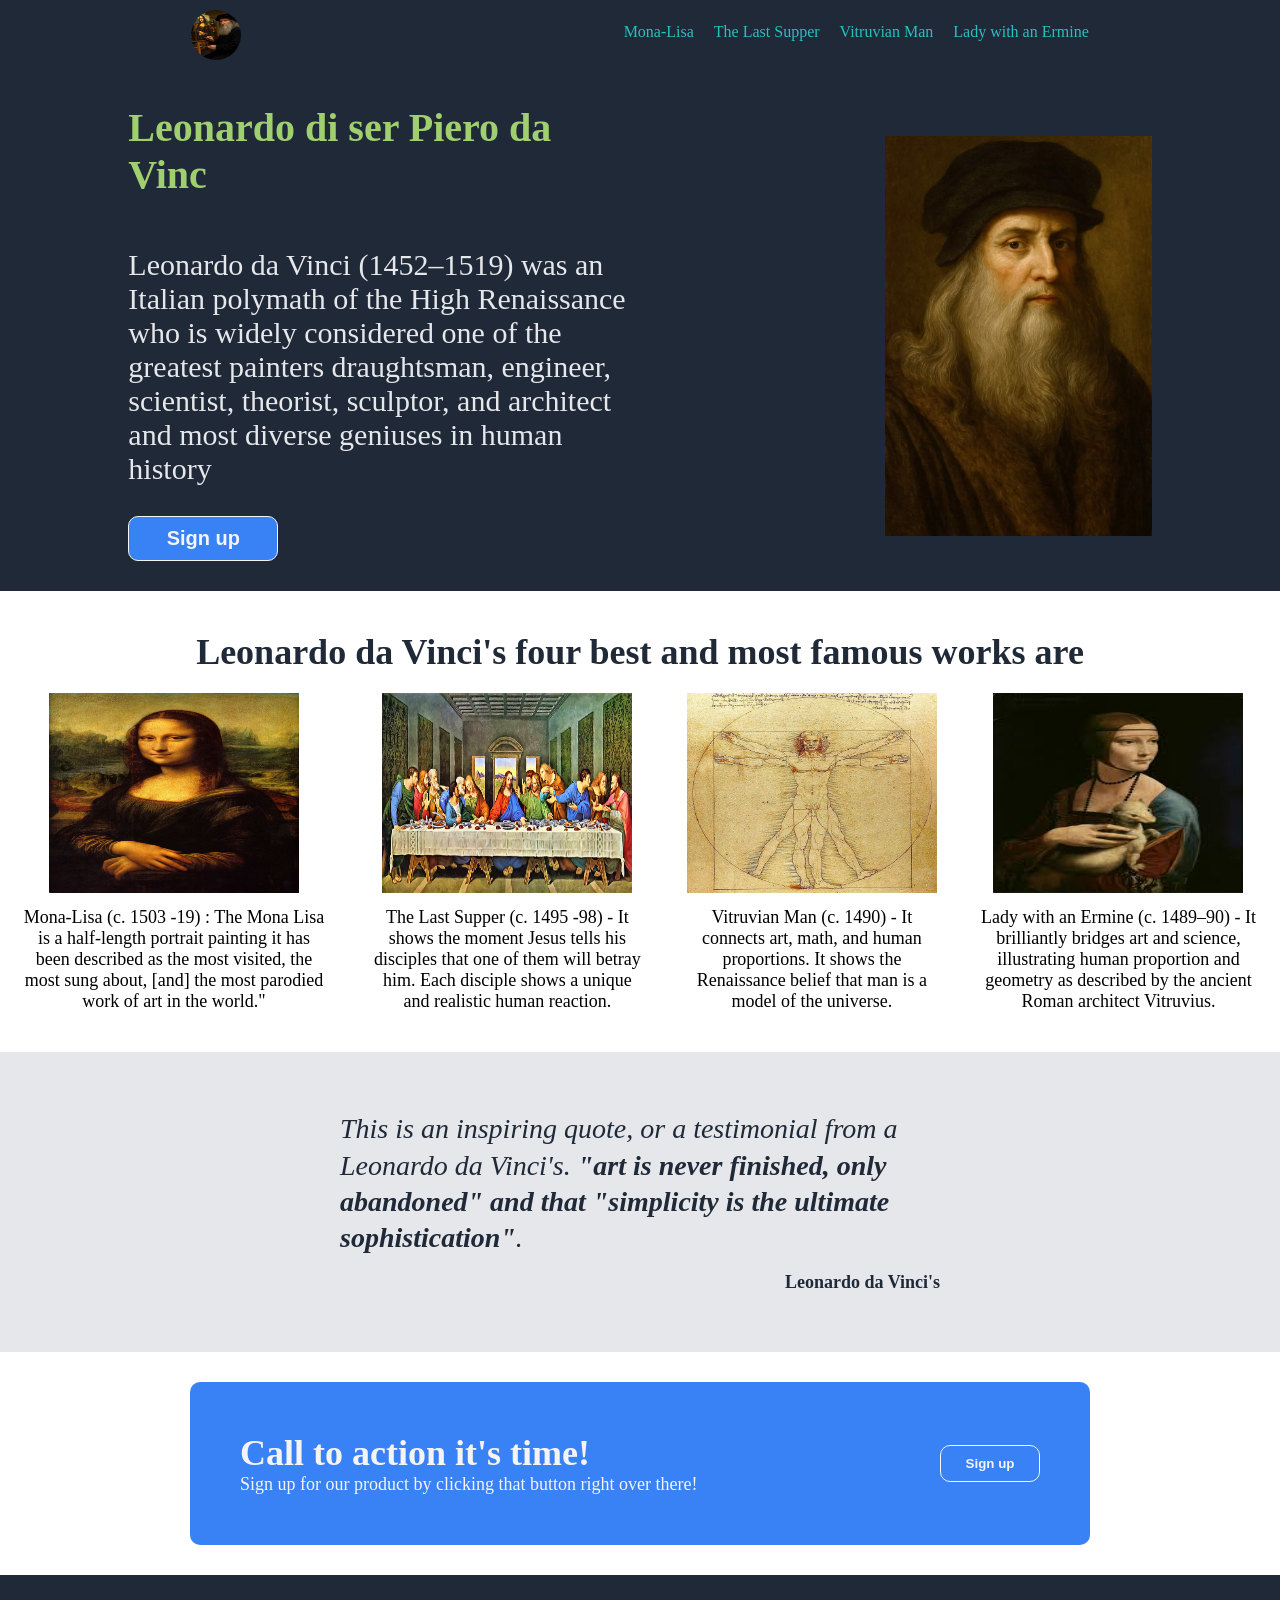
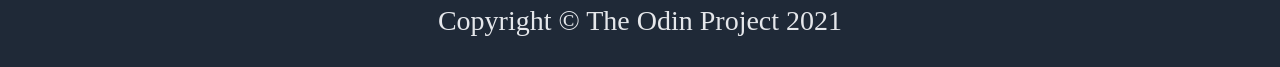
<file: index.html>
<!DOCTYPE html>
<html lang="en">
<head>
    <meta charset="UTF-8">
    <meta name="viewport" content="width=device-width, initial-scale=1.0">
    <title>My Landing Page</title>
    <link rel="icon" type="image/png" href="./Image/Leonardo da vinci self portrait_.jpg">
    <link rel="stylesheet" href="Landing.css" type="text/css">
    
</head>
<body>
    <section class="section-one">
        <div class="header">
            <div class="logo-one">
                <div><img src="./Image/leonardo di vinchi making the painting of mounalisa.jpg" alt="logo"></div>
            </div>
            <div class="links">
                <ul>
                    <li><a href="">Mona-Lisa</a></li>
                    <li><a href="">The Last Supper</a></li>
                    <li><a href="">Vitruvian Man</a></li>
                    <li><a href="">Lady with an Ermine</a></li>
                </ul>
            </div>
        </div>
    
        <div class="hero">
            <div class="left-text">
                <h2 class="davinc">Leonardo di ser Piero da Vinc</h2>
                <p class="about-davinc">Leonardo da Vinci (1452–1519) was an Italian polymath of the High Renaissance who is widely considered one of the greatest painters draughtsman, engineer, scientist, theorist, sculptor, and architect and most diverse geniuses in human history    </p>
                <button type="submit" class="buttons">Sign up</button>
            </div>
            <div class="right-text">
                    <div><img src="Image/Leonardo da vinci self portrait_.jpg" alt="this is a placeholder for an image"></div>
            </div>
        </div>
    </section>

    <section class="hero-2">
        
            <div class="heading-text">
                <h2>Leonardo da Vinci's four best and most famous works are </h2>
            </div>


            <div class="main-section">
                <div class="card">
                    <div class="round"><img src="./Image/Monalisa.jpg" alt=""></div>
                    <p>Mona-Lisa (c. 1503 -19) : The Mona Lisa is a half-length portrait painting  it has been described as  the most visited, the most sung about, [and] the most parodied work of art in the world."</p>
                </div>

                <div class="card">
                    <div class="round"><img src="./Image/last-supper-4997322_1280.png" alt=""></div>
                    <p>The Last Supper (c. 1495 -98) - It shows the moment Jesus tells his disciples that one of them will betray him. Each disciple shows a unique and realistic human reaction.</p>
                </div>

                <div class="card">
                    <div class="round"><img src="./Image/Vitruvian Man.jpg" alt=""></div>
                    <p> Vitruvian Man (c. 1490) -  It connects art, math, and human proportions. It shows the Renaissance belief that man is a model of the universe.</p>
                </div>

                <div class="card">
                    <div class="round"><img src="./Image/Lady with an Ermine.jpg" alt=""></div>
                    <p> Lady with an Ermine (c. 1489–90) - It brilliantly bridges art and science, illustrating human proportion and geometry as described by the ancient Roman architect Vitruvius.</p>
                </div>
            </div>
        
    </section>

    <section class="section-three">
        <div class="text-container">
            <p class="quote-text">This is an inspiring quote, or a testimonial from a Leonardo da Vinci's. <span style="font-weight: bold;">"art is never finished, only abandoned" and that "simplicity is the ultimate sophistication"</span>.</p>
            <p class="quote-author">Leonardo da Vinci's</p>
        </div>
    </section>

    <section class="section-four">
        <div class="groups">
            <div class="left-group">
                <p class="text-header">Call to action it's time!</p>
                <p>Sign up for our product by clicking that button right over there!</p>
            </div>
            <div class="right-group">
                <button type="button">Sign up</button>
            </div>
        </div>
    </section>

    <footer>
        <div class="footer">
            <p> Copyright &copy; The Odin Project 2021</p>
        </div>
    </footer>
</body>
</html>
</file>
<file: Landing.css>
*{
    box-sizing: border-box;
    margin: 0;
    padding: 0;
}
.section-one {
        background-color: #1F2937;

}
/* heading part*/
.header {
    display: flex;
    justify-content:space-around;
    align-items: center;
}
.logo-one img {
    width: 50px;
    height: 50px;
    border-radius: 50px;
    margin-top: 10px;

}
.links ul {
    display: flex;
    list-style: none;
    gap: 20px;
}
.links a {
    text-decoration: none;
    color: #29c0c0;
    cursor: pointer;

}
a:hover {
    color: #d3c349;
}

/*section main textdo*/
.hero {
    display: flex;
    justify-content: space-around;
    align-items: center;
    margin-top: 20px;
}
.left-text {
    display: flex;
    flex-direction: column;
    max-width: 500px;
    margin-top: 20px;
    
}


.davinc {
    font-size: 40px;
    color: #9fcf6f;
    font-weight: 600;
    margin-bottom: 30px;
}
.about-davinc {
    font-size: 30px;
    color: #E5E7EB;
    margin-top: 20px;
}

.buttons {
    background-color: #3882F6;
    width: 150px;
    padding: 10px;
    margin-top: 30px;    
    font-size: 20px;
    margin-bottom: 30px;
    cursor: pointer;
}
.buttons:hover {
    background-color: #9fcf6f;
    color: #000;
}
.right-text img {
    height: 400px;
}

/* main-section*/
/* .hero-2 {
    display: flex;
} */
/* .heading-text h2 {
    display:flex;

}
.main-section  {
    display: flex;
    justify-content: space-between;
    align-items: center;
}
 */
 .hero-2 {
    display: flex;
    flex-direction: column;
    padding: 40px 20px;
 }
 .heading-text h2 {
    text-align: center;
    font-size: 36px;
    font-weight: 800;
    color:#1f2937;

 }
 .main-section  {
    display: flex;
    gap: 40px;
 }
 .card {
    display: flex;
    flex-direction: column;
    align-items: center;
    text-align: center;
 }
 .round {
     /* width: 300px; */
    /* height: 200px;  */
    /* border:solid 4px #3882F6; */
    /* border-radius: 15px; */
    margin-top: 20px;
}
.round img {
    width: 250px;
    height: 200px;
}
.card p {
    margin-top: 10px;
    font-size: 18px;
    /* color: #6b7280; */
    color: #000;
}

/* .main-section p {
    width: 150px;
    margin-top: 20px;
} */

/*section three */
.section-three {
    background-color: #e5e7eb;
    padding: 100px, 20px;
    display: flex;
    justify-content: center;
}
.text-container {
    display: flex;
    flex-direction: column;
    max-width: 600px;
    gap: 15px;
    height: 300px;
    margin: auto;
    justify-content: center;
    align-items: center;
    /* height: 400px;
    margin: auto;
    justify-content: center;
    align-items: center;
    font-weight: 300; */
}
.quote-text {
    font-size: 28px;
    font-weight: 300;
    font-style: italic;
    color: #1f2937;
    line-height: 1.3;
}
.quote-author {
  font-size: 18px;
  font-weight: bold;
  color: #1f2937;
  align-self: flex-end; /* pushes only the author text to the far right */
}

/*section Four */
.section-four {
    padding: 30px;
    
}
.groups {
    display: flex;
    background-color: #3882F6;  
    border: none;  
    max-width:900px;
    justify-content: space-between;
    align-items: center;
    padding: 50px;
    margin: auto;
    border-radius: 10px;
    
}
.left-group {
    color: #f4f4f4;
}
.text-header {
    font-size: 36px;
    font-weight: bold;
}
.left-group p:not(.text-header) {
    font-size: 18px;
}
button {
    padding: 10px;
    width: 100px;
    border-radius: 10px;
    background-color: #3882F6;
    color: #f4f4f4;
    font-weight: bold;
    border: 1px solid #f4f4f4;
}
footer {
     background-color: #1f2937;
}
.footer {
    display:flex;
    justify-content: center;
    padding: 30px 50px;

}
.footer p {
    font-size: 28px;
    color: #e5e7eb;
}
</file>
